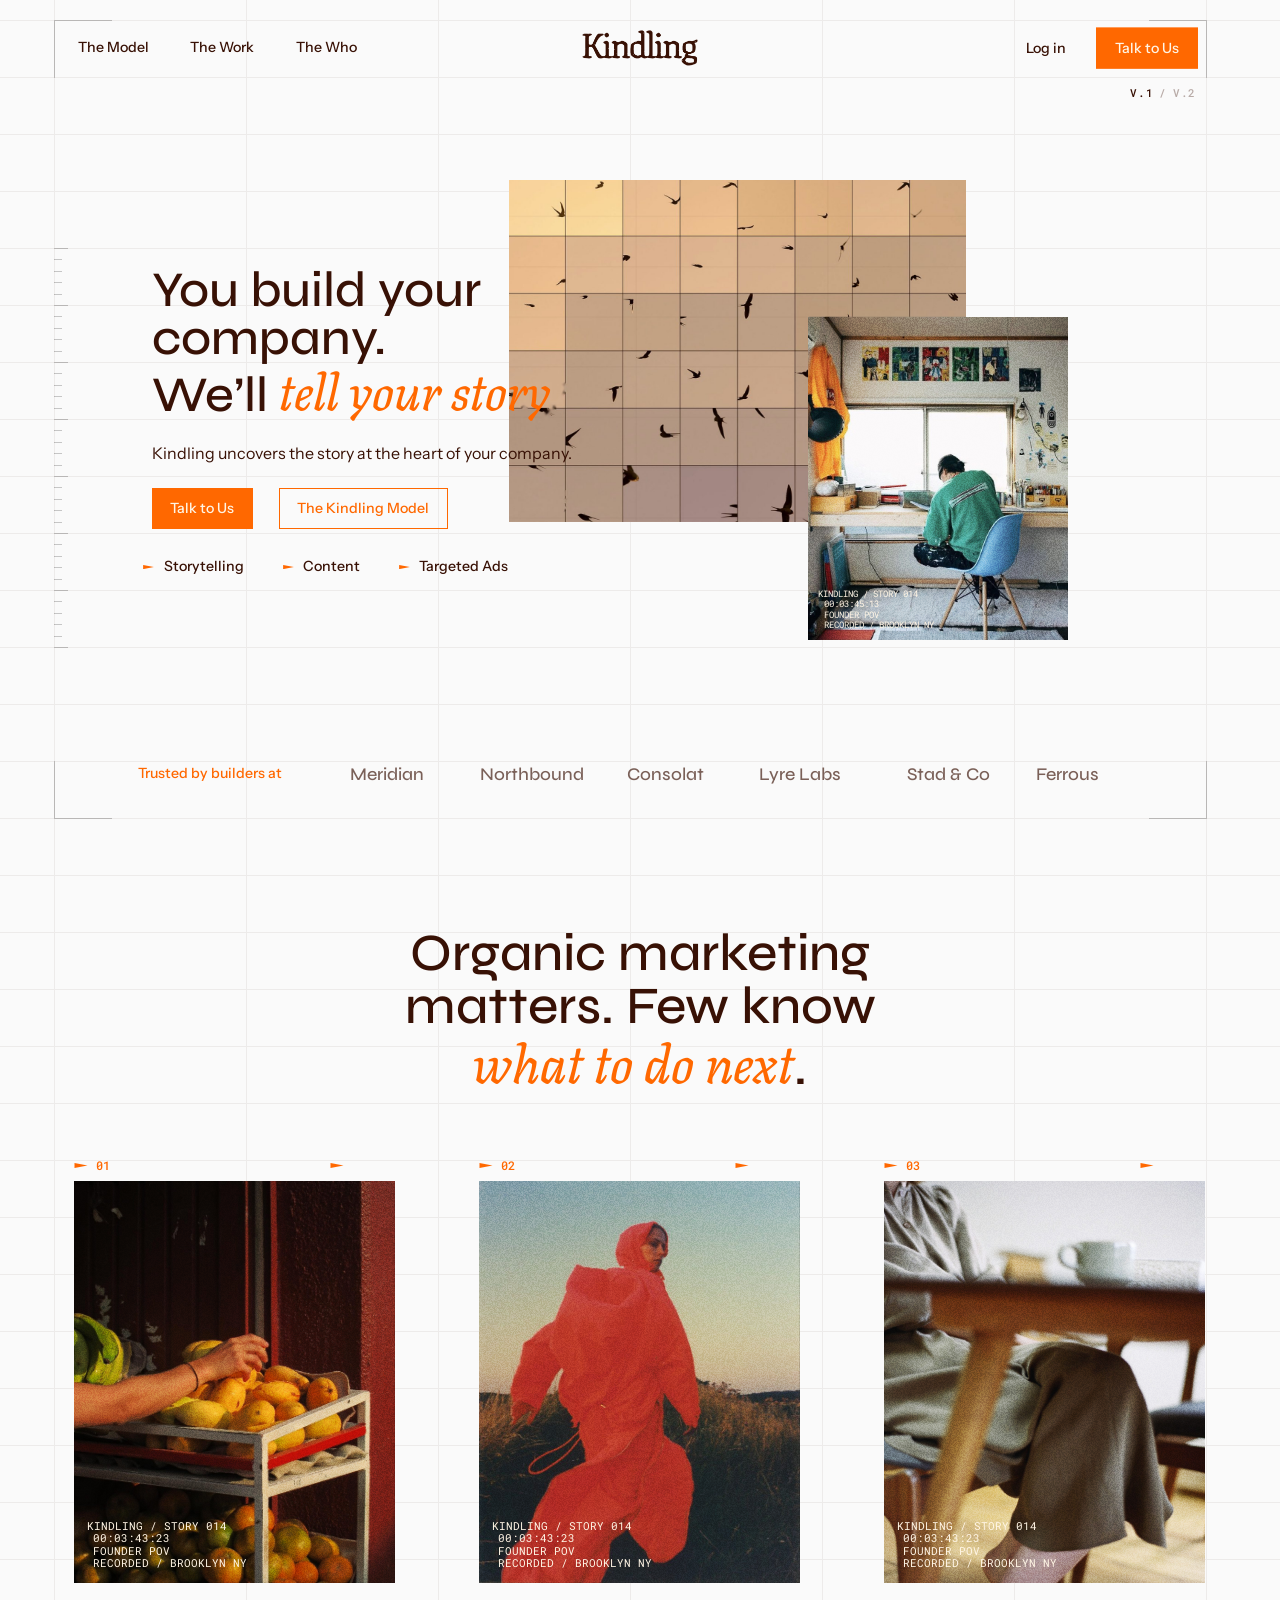
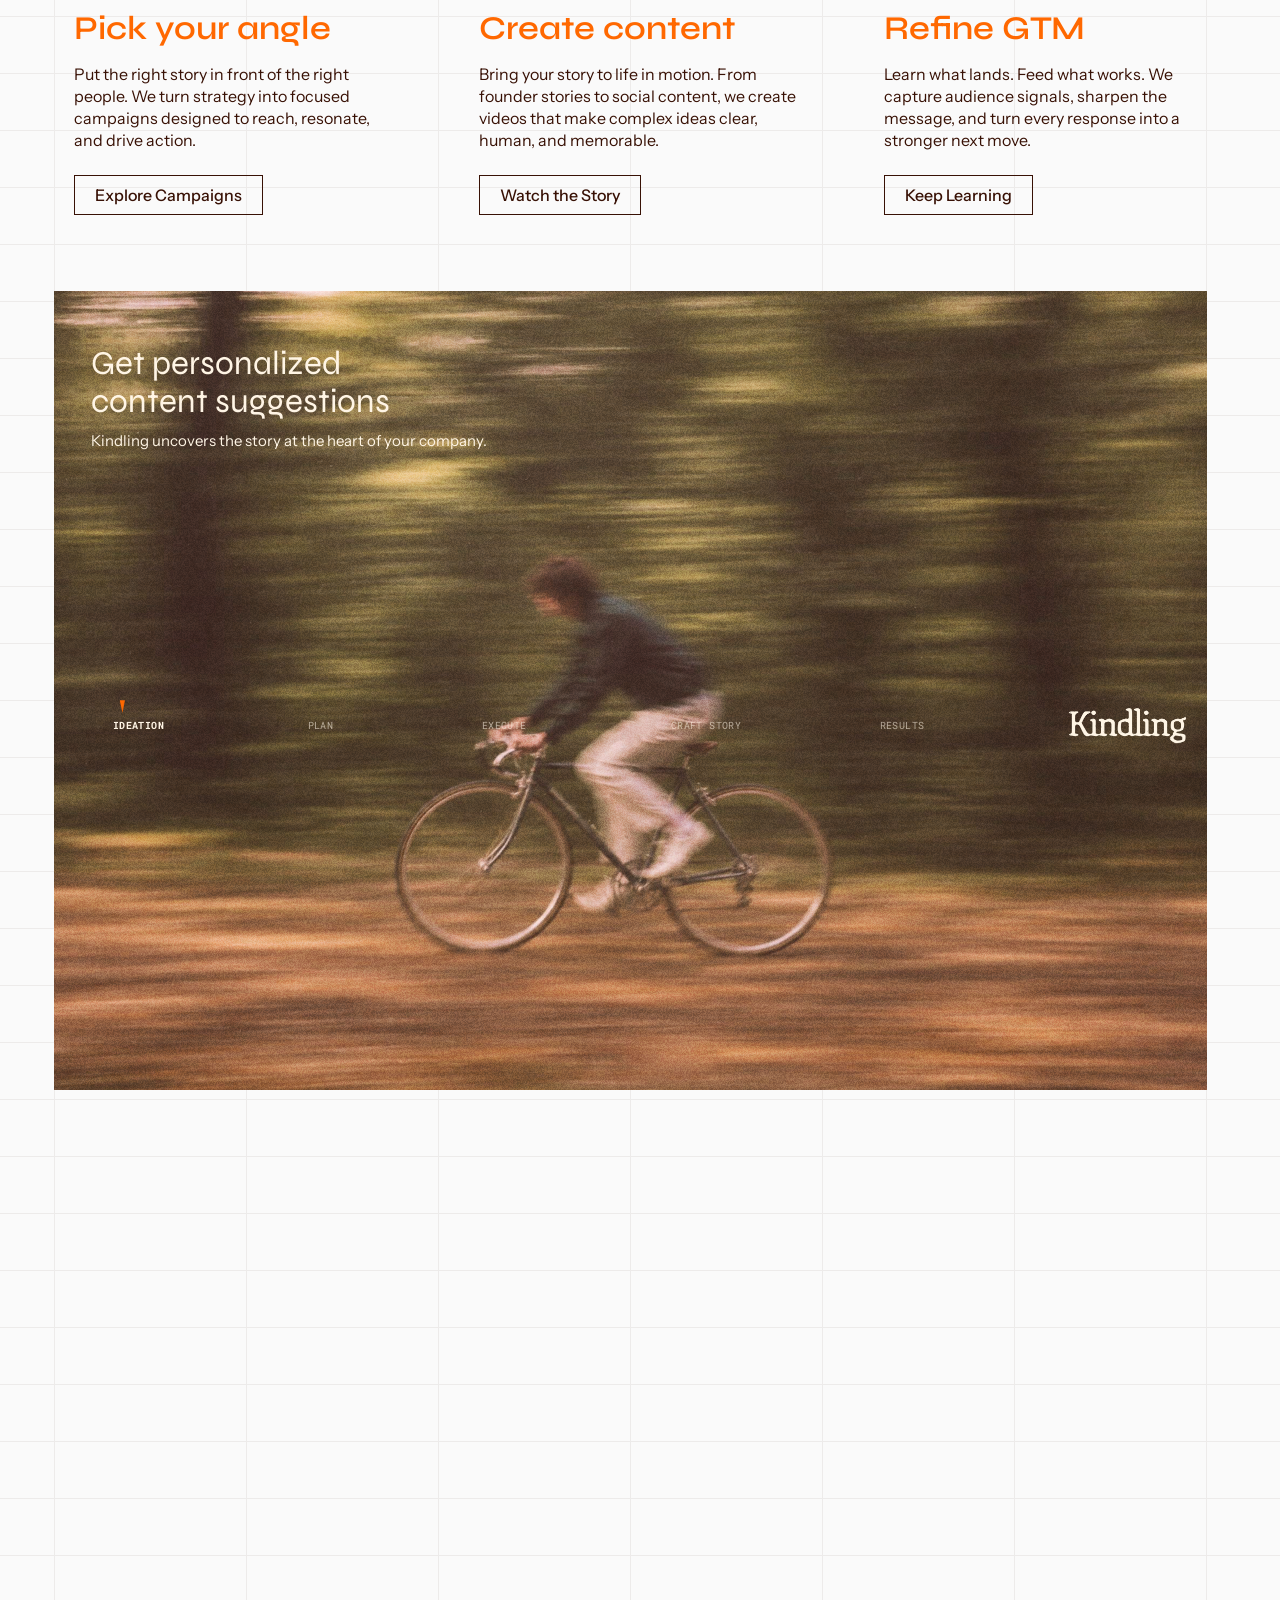
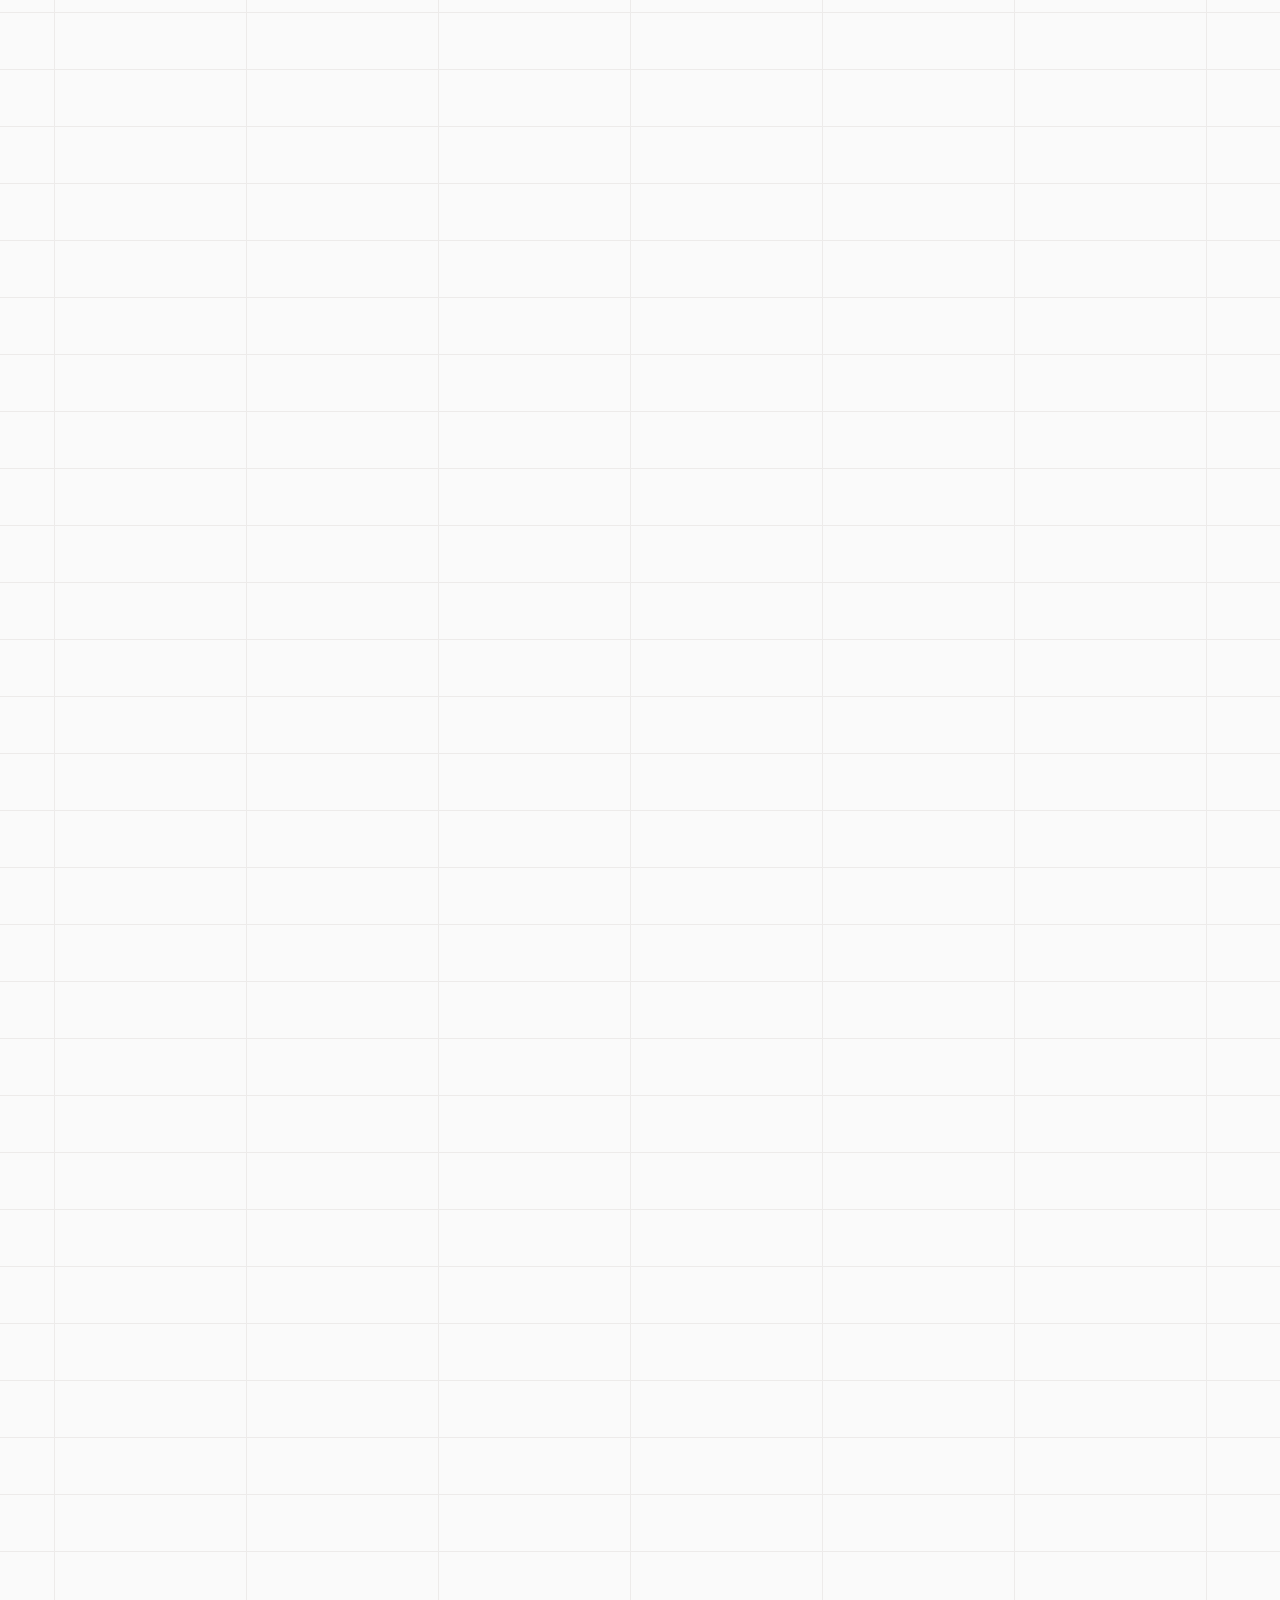
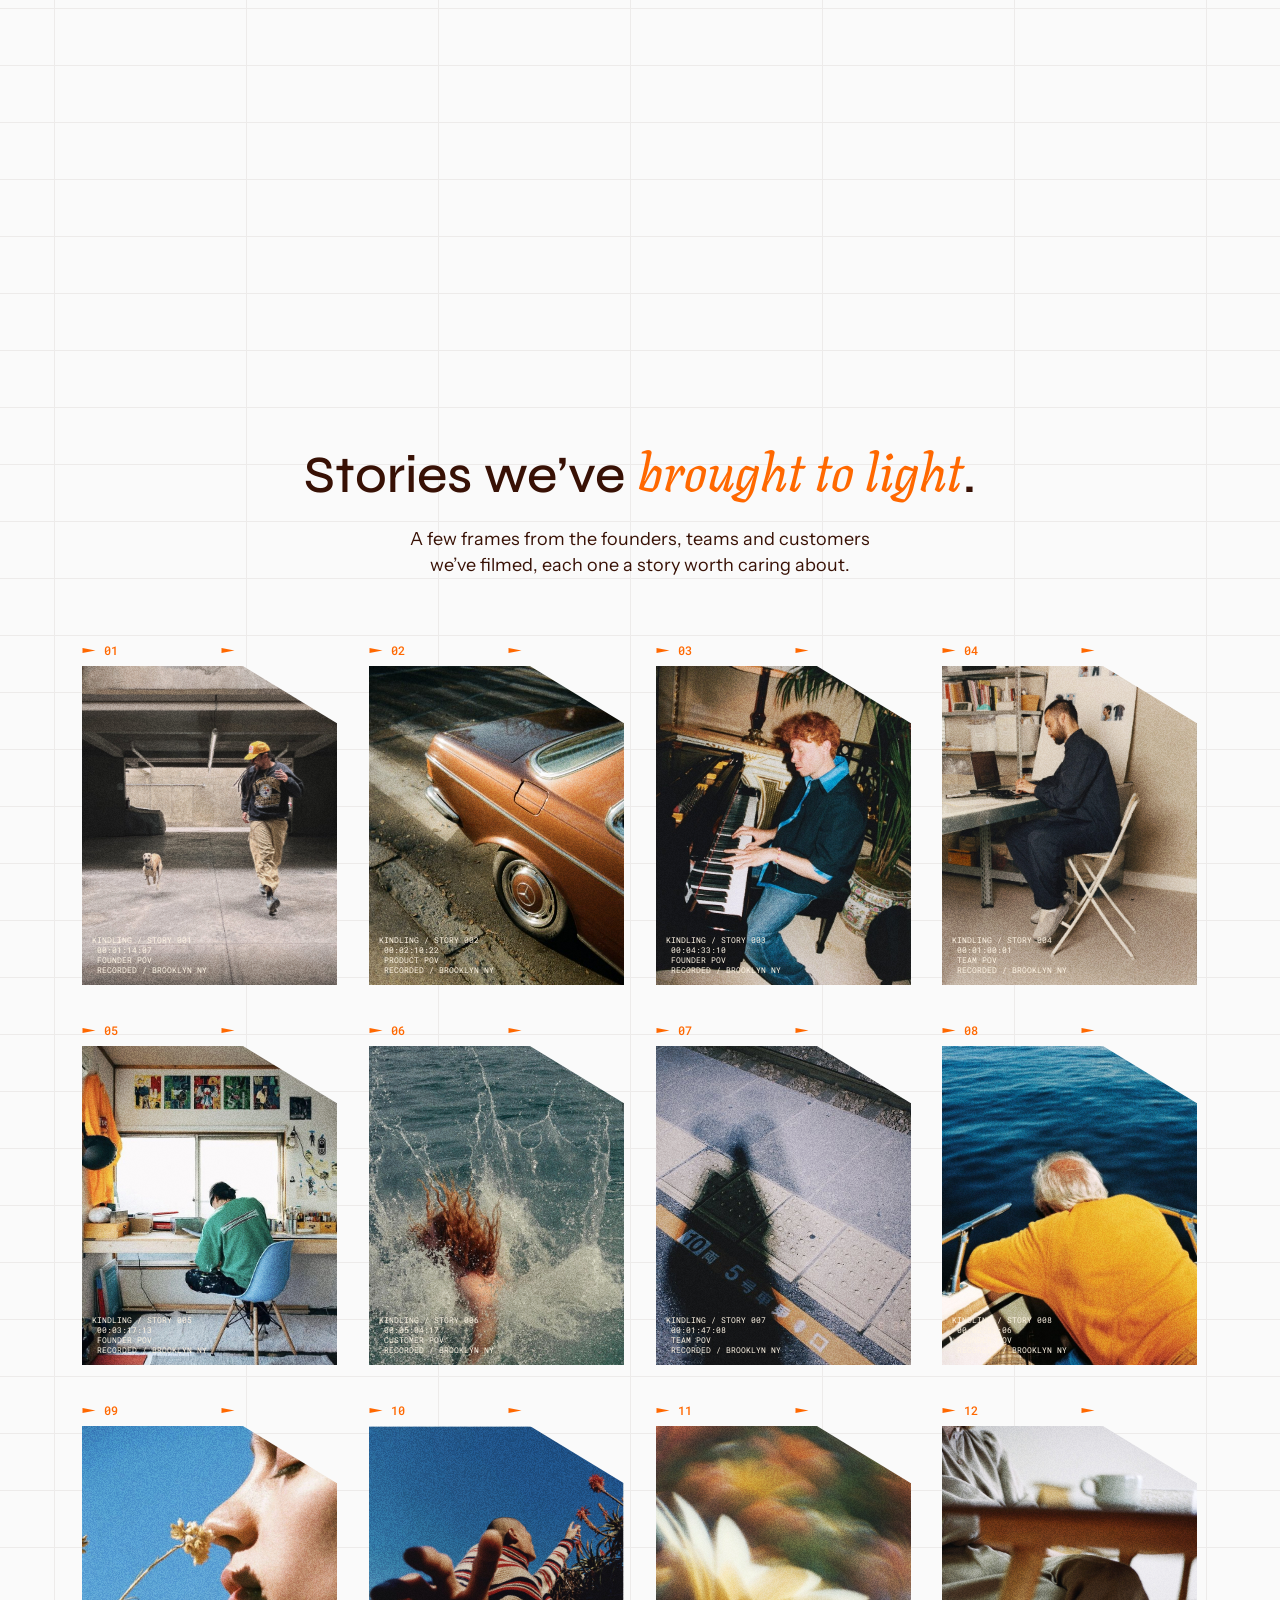
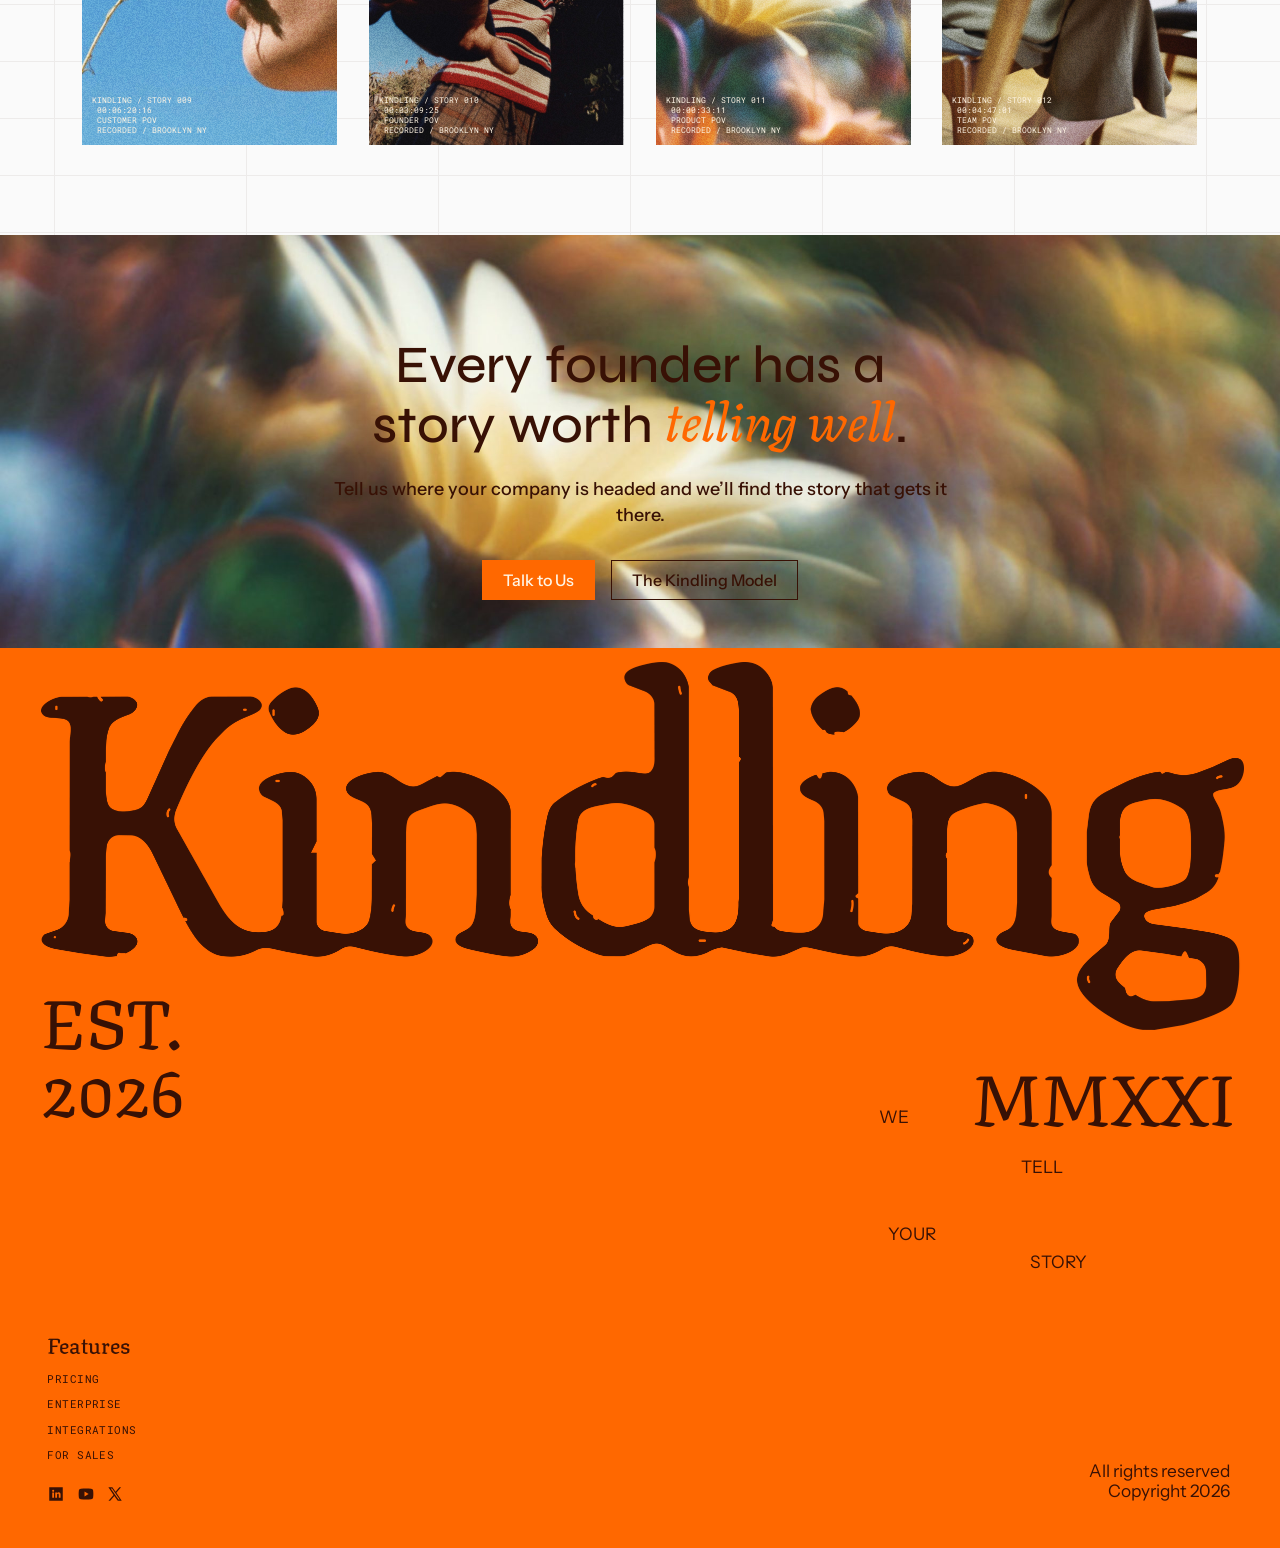
<file: site/index.html>
<!doctype html><html lang="en"><head><meta charset="utf-8"><title>Kindling</title><link rel="stylesheet" href="https://fonts.googleapis.com/css2?family=Syne:wght@400..800&family=Instrument+Sans:wght@400..700&family=Texturina:ital,wght@0,400..700;1,400..700&family=Roboto+Mono:wght@400;500;700&display=swap"><meta name=viewport content="width=device-width,initial-scale=1,viewport-fit=cover"><style>:root{color-scheme:light;box-sizing:border-box;padding-top:env(safe-area-inset-top,0px);padding-bottom:env(safe-area-inset-bottom,0px)}html{scroll-padding-top:env(safe-area-inset-top,0px)}body{margin:0;padding:0;font:14px -apple-system,BlinkMacSystemFont,sans-serif;background:#faf9f5;color:#141413}img{max-width:100%}[hidden]:not([hidden=until-found i]){display:none!important}</style></head><body>
<style>
:root{
  --paper:#FAFAFA; --ink:#381105; --ink-2:#7A6058; --ink-3:#B8ABA7;
  --orange:#FF6800; --cream:#FFF5E5; --olive:#D4C284; --amber:#FF9E37; --hairline:#EDEBEA;
  --font-display:"Syne","Instrument Sans",system-ui,sans-serif;
  --font-sans:"Instrument Sans",system-ui,sans-serif;
  --font-serif:"Texturina",Georgia,serif;
  --font-mono:"Roboto Mono",ui-monospace,monospace;
  --space-2:8px; --space-3:12px; --space-4:16px; --space-5:24px; --space-6:32px; --space-7:48px; --space-8:64px; --space-9:96px;
}
*{box-sizing:border-box}
html{scroll-behavior:smooth}
body{margin:0;background:var(--paper);color:var(--ink);font-family:var(--font-sans);font-size:16px;line-height:22px;-webkit-font-smoothing:antialiased}
img{display:block;max-width:100%}
a{color:inherit}
:focus-visible{outline:2px solid var(--ink);outline-offset:2px}
.on-dark :focus-visible{outline-color:var(--cream)}
@media (prefers-reduced-motion:reduce){html{scroll-behavior:auto}*{transition:none!important}}

/* ---------- page + grid ground ---------- */
.page{position:relative;overflow:clip}
/* the grid scrolls with the page. Rows are 57px starting at --gy, placed so the top nav sits
   centred in the first row; columns are --gw wide starting at --gx (all set from JS in whole
   pixels) so the viewfinder frame and ruler can sit exactly on its lines. */
.page::before,.page::after{content:"";position:absolute;inset:0;pointer-events:none;z-index:0;
  background-size:var(--gw,15%) 100%,100% 57px;
  background-position:var(--gx,5%) 0,0 var(--gy,44px)}
.page::before{
  background-image:
    linear-gradient(to right,var(--hairline) 1px,transparent 1px),
    linear-gradient(to bottom,var(--hairline) 1px,transparent 1px)}
.page::after{opacity:0;transition:opacity .6s var(--e,ease);
  background-image:
    linear-gradient(to right,var(--ink-3) 1px,transparent 1px),
    linear-gradient(to bottom,var(--ink-3) 1px,transparent 1px);
  -webkit-mask-image:radial-gradient(circle 240px at var(--mx,-999px) var(--my,-999px),#000 0,rgba(0,0,0,.35) 45%,transparent 100%);
          mask-image:radial-gradient(circle 240px at var(--mx,-999px) var(--my,-999px),#000 0,rgba(0,0,0,.35) 45%,transparent 100%)}
.page.lit::after{opacity:.55}
.page>*{position:relative;z-index:1}
.wrap{width:90%;margin-inline:auto}

/* ---------- shared bits ---------- */
.chev{width:14px;height:5px;fill:var(--orange);flex:none;display:inline-block}
.acc{font-family:var(--font-serif);font-style:italic;font-weight:500;color:var(--orange)}
.mono{font-family:var(--font-mono);font-size:12px;line-height:16px;font-weight:500;letter-spacing:.04em;text-transform:uppercase}
.btn{display:inline-block;font:500 16px/20px var(--font-sans);padding:9px 20px;border:1px solid transparent;background:transparent;color:var(--ink);text-decoration:none;cursor:pointer;white-space:nowrap;transition:background-color .15s,color .15s,border-color .15s}
.btn-primary{background:var(--orange);border-color:var(--orange);color:var(--cream)}
.btn-primary:hover{background:var(--ink);border-color:var(--ink)}
.btn-outline{border-color:var(--orange);color:var(--orange)}
.btn-outline:hover{background:var(--orange);color:var(--cream)}
.btn-ink{border-color:var(--ink);color:var(--ink)}
.btn-ink:hover{background:var(--ink);color:var(--paper)}
.link{font:500 16px/20px var(--font-sans);text-decoration:none;color:var(--ink)}
.hero .nav-links .link,.hero .nav-end .link{transition:color .2s}
.hero .nav-links .link:hover,.hero .nav-end .link:hover{color:var(--olive)}

/* photo frame */
.frame{margin:0;container-type:inline-size}
.mk{display:flex;align-items:center;gap:8px;height:16px;margin-bottom:8px;color:var(--orange);padding-right:var(--mk-end,16%)}
.mk .sp{flex:1}
.media{position:relative;background:var(--olive);aspect-ratio:4/5;overflow:hidden}
.media img{width:100%;height:100%;object-fit:cover}
.frame.cut .media{clip-path:polygon(0 0,63% 0,100% 18%,100% 100%,0 100%)}
.frame.cut{--mk-end:40%}
.cap{position:absolute;left:4cqw;bottom:4cqw;display:flex;flex-direction:column;font:400 max(8px,3.3cqw)/1.18 var(--font-mono);text-transform:uppercase;color:var(--cream);white-space:nowrap}
.cap span+span{padding-left:.6em}

/* ---------- 1. hero ---------- */
.hero{padding-bottom:0}
.canvas{position:relative;container-type:inline-size;aspect-ratio:1296/967;width:90%;margin-inline:auto}
.canvas>*{position:absolute}
.nav-links{left:1.2%;top:5.6%;transform:translateY(-50%);display:flex;gap:3.6cqw}
.nav-links .link{font-size:max(13px,1.23cqw);line-height:1.5}
.brand{left:50%;top:5.6%;transform:translate(-50%,-50%);display:block}
.brand img{height:3.05cqw;width:auto}
.nav-end{right:1.6%;top:5.6%;transform:translateY(-50%);display:flex;align-items:center;gap:2.6cqw}
.nav-end .link,.nav-end .btn{font-size:max(13px,1.23cqw);line-height:1.6}
.nav-end .btn{padding:.7cqw 1.55cqw}
.stack{left:38.6%;top:20.9%;width:39.7%}
.stack .sw{width:100%;height:auto;aspect-ratio:1232/922;object-fit:cover}
.stack .desk{position:absolute;left:65.5%;top:40.2%;width:56.9%;container-type:inline-size}
.stack .desk .media{aspect-ratio:697/866}
/* v.2 hero: film viewfinder frame over an offset orange contact sheet */
.stack2{display:none}
.v2 .stack{display:none}
.v2 .stack2{display:block;left:47.6%;top:23.5%;width:47.9%;aspect-ratio:3/2}
.stack2 img{position:absolute;display:block;max-width:none}
.stack2 .cs{left:-2.46%;top:7.3%;width:97.8%;height:auto}
.stack2 .pool{inset:0;width:100%;height:100%;object-fit:cover;z-index:1}

/* intro: orange screen, the wordmark inks in, melts into the orange, then the page is revealed */
.intro-screen{display:none}
.intro{overflow:hidden}
.intro .intro-screen{display:flex;position:fixed;inset:0;z-index:100;align-items:center;justify-content:center;background:var(--orange);transition:opacity .7s var(--e)}
.intro .intro-screen.out{opacity:0}
.intro-mark{width:clamp(110px,11vw,170px);height:auto;overflow:visible}
.intro-hold .hero h1,.intro-hold .hero .lead,.intro-hold .hero .cta,.intro-hold .offers,.intro-hold .hero-bottom>*{animation-play-state:paused}

/* v.1 / v.2 switch for client review */
.vtog{position:fixed;z-index:67;top:calc(var(--gy,20px) + 57px + 10px);left:calc(var(--vx1,95%) - 10px);transform:translateX(-100%);display:flex;gap:6px;font:500 11px/1 var(--font-mono);letter-spacing:.06em;color:var(--ink-3)}
.vtog a{color:var(--ink-3);text-decoration:none;transition:color .2s}
.vtog a:hover,.vtog a[aria-current]{color:var(--ink)}
.hero h1{margin:0;left:7.6%;top:31%;font:500 4.32cqw/4.17cqw var(--font-display);white-space:nowrap;z-index:2}
.hero h1 .acc{font-size:4.32cqw}
.hero .lead{margin:0;left:7.6%;top:50.9%;font:400 max(14px,1.39cqw)/1.9 var(--font-sans);z-index:2;white-space:nowrap}
.hero .cta{left:7.6%;top:56.8%;display:flex;gap:2.2cqw;z-index:2}
.hero .cta .btn{font-size:max(13px,1.23cqw);line-height:1.6;padding:.7cqw 1.55cqw}
.offers{margin:0;padding:0;list-style:none;left:6.9%;top:64.7%;display:flex;gap:3.4cqw;z-index:2}
.offers li{display:flex;align-items:center;gap:.8cqw;font:500 max(13px,1.23cqw)/1.5 var(--font-sans);white-space:nowrap}
.offers .chev{width:max(11px,.95cqw);height:max(4px,.36cqw)}
.hero-bottom{display:contents}
.trusted,.tn{position:absolute}
.trusted{left:6.4%;top:90%;transform:translateY(-50%);font:500 max(13px,1.23cqw)/1.5 var(--font-sans);color:var(--orange);white-space:nowrap}
.tn{transform:translateY(-50%);top:90%;font:500 max(14px,1.55cqw)/1.5 var(--font-display);color:var(--ink-2);white-space:nowrap}

/* ---------- 2. stories ---------- */
.stories{padding:66px 0 0}
.stories h2{margin:0 auto;text-align:center;font:500 clamp(34px,4.1vw,60px)/1.02 var(--font-display);text-wrap:balance}
.stories h2 .acc{font-size:1em}
.work-head{text-align:center;margin-bottom:clamp(40px,5vw,72px)}
.work-head h2{margin:0 auto;font:500 clamp(34px,4.1vw,60px)/1.02 var(--font-display);text-wrap:balance}
.work-head h2 .acc{font-size:1em}
.work-head .lead{margin:var(--space-5) auto 0;font:400 18px/26px var(--font-sans);max-width:34em;text-wrap:balance}
.cards{display:grid;grid-template-columns:repeat(3,1fr);column-gap:7.4%;padding-inline:.9%;margin-top:clamp(40px,5vw,72px)}
.card{display:flex;flex-direction:column;align-items:flex-start;gap:16px}
.card .frame{width:100%}
.card h3{margin:12px 0 0;font:600 clamp(26px,2.6vw,38px)/1.08 var(--font-display);color:var(--orange)}
.card p{margin:0;font:400 16px/22px var(--font-sans);max-width:34ch}
.card .btn{margin-top:8px}

/* ---------- 3. stage ---------- */
/* while pinned, the bike frame fills exactly the viewfinder brackets (--vx0/--vx1/--vy0/--vyb come from JS) */
.stage-pin{margin-top:clamp(56px,6vw,88px);height:calc(var(--vyb,100vh) - var(--vy0,0px) + 5*55vh)}
.stage{position:sticky;top:var(--vy0,0px);margin:0 0 0 var(--vx0,2.75%);width:calc(var(--vx1,97.25%) - var(--vx0,2.75%) + 1px);height:calc(var(--vyb,100vh) - var(--vy0,0px) + 1px);overflow:hidden;container-type:inline-size;background:#3d3a22 url(img/stage.jpg) center/cover no-repeat;color:var(--cream)}
.stage .top{position:absolute;left:3.2%;top:6.8%}
.stage h2{position:static;margin:0;font:400 2.9cqw/1.13 var(--font-display);max-width:42cqw;text-wrap:balance}
.stage .sub{margin:.8cqw 0 0;font:400 1.3cqw/1.5 var(--font-sans)}
.rail{position:absolute;left:0;right:0;top:54.4%;transform:translateY(-50%)}
.rail span{position:absolute;transform:translateY(-50%);font:500 max(9px,.85cqw)/1 var(--font-mono);letter-spacing:.04em;text-transform:uppercase;white-space:nowrap}
.rail img{position:absolute;left:88%;transform:translateY(-50%);height:3.1cqw;width:auto}

/* ---------- 4. grid ---------- */
.work{padding:clamp(56px,6vw,88px) 0 clamp(64px,7vw,104px)}
.mosaic{display:grid;grid-template-columns:repeat(4,1fr);gap:clamp(28px,2.9vw,40px) 2.8%;padding-inline:1.6%}

/* ---------- 5. closing + footer ---------- */
/* flower photo, untouched, cropped to the band; ink type reads over the bright daisy */
.closing{color:var(--ink);padding:clamp(64px,8vw,112px) 0 var(--space-7);
  background:#6b5a3c url(img/closing-flowers.jpg) 42% 48%/cover no-repeat}
.page>.closing{z-index:1}
.closing .in{width:90%;margin-inline:auto}
.closing h2{margin:0 auto;text-align:center;font:500 clamp(34px,4.1vw,60px)/1.02 var(--font-display);text-wrap:balance;max-width:16em}
.closing h2 .acc{font-size:1em;color:var(--orange)}
.closing p{margin:var(--space-5) auto 0;text-align:center;font:400 18px/26px var(--font-sans);max-width:36em;color:var(--ink);font-weight:500}
.closing .cta{display:flex;justify-content:center;gap:16px;margin-top:var(--space-6);flex-wrap:wrap}
.closing .btn-outline{border-color:var(--ink);color:var(--ink)}
.closing .btn-outline:hover{background:var(--ink);color:var(--cream)}

/* ---------- 6. footer: fills exactly one screen at any size ---------- */
.site-foot{background:var(--orange);color:var(--ink)}
/* --u is 1% of the width, reined in on short, wide screens so nothing collides;
   --fw is the wordmark width (image is 0.306 as tall as wide) */
.fc{position:relative;height:100vh;height:100svh;container-type:size;--u:min(1cqw,1.57cqh);--fw:min(94cqw,150cqh);--below:calc(1.6cqh + .306*var(--fw) + 3cqh)}
.fc>*{position:absolute;margin:0}
.fw{left:3.2cqw;top:1.6cqh;width:var(--fw);height:auto}
.est,.roman{font-family:var(--font-serif);font-weight:500;line-height:.98}
.est{left:3.2cqw;top:calc(1.6cqh + .245*var(--fw) + 3cqh);font-size:calc(5.4*var(--u))}
.roman{right:3.6cqw;top:var(--below);font-size:calc(5.6*var(--u));letter-spacing:-.01em}
.scatter{left:0;right:0;top:var(--below);bottom:0;pointer-events:none}
.scatter span{position:absolute;font:400 max(12px,calc(1.35*var(--u)))/1 var(--font-sans);text-transform:uppercase}
.fnav{left:3.7cqw;bottom:5cqh;display:flex;flex-direction:column;align-items:flex-start;gap:max(8px,calc(.95*var(--u)))}
.fh{margin:0 0 max(4px,calc(.2*var(--u)));font:500 max(18px,calc(1.7*var(--u)))/1 var(--font-serif)}
.fnav>a{font:400 max(11px,calc(.66*var(--u)))/1.2 var(--font-mono);letter-spacing:.04em;text-transform:uppercase;color:var(--ink);text-decoration:none;transition:color .2s}
.fnav>a:hover{color:var(--cream)}
.social{display:flex;gap:max(10px,calc(.9*var(--u)));margin-top:max(8px,calc(.9*var(--u)))}
.social a{display:block;color:var(--ink);transition:color .2s}
.social a:hover{color:var(--cream)}
.social svg{display:block;width:max(18px,calc(1.25*var(--u)));height:max(18px,calc(1.25*var(--u)));fill:currentColor}
.legal{right:3.9cqw;bottom:5.2cqh;text-align:right;font:400 max(13px,calc(1.35*var(--u)))/1.15 var(--font-sans)}
.site-foot :focus-visible{outline-color:var(--ink)}

/* ---------- narrower than a desktop frame ---------- */
@media (max-width:900px){
  .canvas{aspect-ratio:auto;container-type:normal;width:auto;margin-inline:16px;padding-top:20px;display:flex;flex-direction:column;gap:24px}
  .canvas>*{position:static;transform:none!important}
  .navrow{display:flex;flex-direction:column;align-items:center;gap:16px}
  .br-none{}
  br.d{display:none}
  .brand{order:-1;align-self:center}.brand img{height:40px}
  .nav-links{gap:24px;justify-content:center;flex-wrap:wrap}
  .nav-links .link,.nav-end .link,.nav-end .btn,.hero .cta .btn,.offers li{font-size:16px;line-height:20px}
  .nav-end{gap:20px;justify-content:center}
  .nav-end .btn{padding:9px 20px}
  .hero h1{font-size:clamp(38px,9.5vw,60px);line-height:1.05;white-space:normal;margin-top:8px}
  .hero h1 .acc{font-size:1em}
  .hero .lead{font-size:18px;line-height:26px;white-space:normal}
  .hero .cta{flex-wrap:wrap;gap:16px}
  .hero .cta .btn{padding:9px 20px}
  .offers{flex-wrap:wrap;gap:16px 32px}
  .offers .chev{width:14px;height:5px}
  .stack{position:relative!important;left:auto;top:auto;width:82%;margin:8px 0 22%}
  .stack{order:5}
  .v2 .stack2{position:relative!important;left:auto;top:auto;width:calc(100% - 12px);margin:8px 0 12% 12px;order:5}
  .vtog{top:10px;left:auto;right:16px;transform:none}
  .hero-bottom{order:6;display:flex;flex-wrap:wrap;gap:8px 32px;align-items:baseline;padding-bottom:48px}
  .trusted{position:static;font-size:16px;line-height:22px;white-space:normal;width:100%}
  .tn{position:static;font-size:20px;line-height:24px}
  .cards{grid-template-columns:1fr;row-gap:56px;padding-inline:0}
  .card p{max-width:none}
  .stage-pin{height:auto;margin-top:clamp(56px,6vw,88px)}
  .stage{position:relative;top:auto;height:auto;margin:0 auto;aspect-ratio:auto;min-height:560px;width:calc(100% - 32px);background-position:38% 50%;display:flex;flex-direction:column;justify-content:space-between;padding:28px 20px 28px}
  .stage h2,.stage .sub{position:static}
  .stage h2{font-size:clamp(28px,8vw,40px);max-width:none}
  .stage .sub{font-size:16px;margin-top:12px}
  .stage .top{position:static}
  .rail{position:static;transform:none;display:flex;flex-wrap:wrap;gap:8px 16px;align-items:center}
  .rail span,.rail img{position:static;transform:none;font-size:11px}
  .rail img{height:28px;margin-left:auto}
  .mosaic{grid-template-columns:repeat(2,1fr);gap:24px 16px;padding-inline:0}
  .fc{height:auto;min-height:100vh;min-height:100svh;container-type:inline-size;display:flex;flex-direction:column;justify-content:space-between;gap:28px;padding:28px 16px 32px}
  .fc>*{position:static}
  .fw{width:100%}
  .est{font-size:40px}
  .roman{align-self:flex-end;font-size:40px}
  .scatter{display:flex;gap:10px;flex-wrap:wrap}.scatter span{position:static}
  .legal{align-self:flex-end}
}
@media (max-width:520px){.mosaic .mk .mono{font-size:11px}}

/* ============ viewfinder motion ============ */
:root{--e:cubic-bezier(.2,.7,.2,1)}
@keyframes drift{from{transform:scale(1.03) translate(0,0)}to{transform:scale(1.1) translate(-1.6%,-1%)}}
@keyframes grain{0%{background-position:0 0}25%{background-position:-37px 21px}50%{background-position:19px -33px}75%{background-position:-22px -14px}100%{background-position:31px 27px}}

/* persistent viewfinder frame, fixed to the browser window */
.viewfinder{position:fixed;inset:0;z-index:65;pointer-events:none;mix-blend-mode:difference;opacity:.38}
.vf-brk{position:absolute;width:58px;height:58px;border:0 solid #8a8a8a}
.vf-brk.tl{left:var(--vx0,18px);top:var(--vy0,18px);border-top-width:1px;border-left-width:1px}
.vf-brk.tr{left:calc(var(--vx1,100%) - 57px);top:var(--vy0,18px);border-top-width:1px;border-right-width:1px}
.vf-brk.bl{left:var(--vx0,18px);top:calc(var(--vyb,100%) - 57px);border-bottom-width:1px;border-left-width:1px}
.vf-brk.br{left:calc(var(--vx1,100%) - 57px);top:calc(var(--vyb,100%) - 57px);border-bottom-width:1px;border-right-width:1px}
.vf-ticks{position:absolute;left:var(--vx0,18px);top:var(--vt0,28%);height:calc(var(--vt1,72%) - var(--vt0,28%) + 1px);width:14px}
.vf-ticks::before,.vf-ticks::after{content:"";position:absolute;left:0;top:0;bottom:0}
.vf-ticks::before,.vf-ticks::after{background-size:100% 57px;background-position:0 var(--tko,0px)}
.vf-ticks::before{width:8px;background-image:linear-gradient(to bottom,#8a8a8a 0 1px,transparent 1px 11.4px,#8a8a8a 11.4px 12.4px,transparent 12.4px 22.8px,#8a8a8a 22.8px 23.8px,transparent 23.8px 34.2px,#8a8a8a 34.2px 35.2px,transparent 35.2px 45.6px,#8a8a8a 45.6px 46.6px,transparent 46.6px)}
.vf-ticks::after{width:14px;background-image:linear-gradient(to bottom,#8a8a8a 0 1px,transparent 1px)}
@media (max-width:900px){.viewfinder{display:none}}

/* section rail: once the top bar scrolls away, the nav lives beside the ruler (motion driven from JS) */
.rail-nav{position:fixed;left:18px;top:28%;bottom:28%;width:44px;z-index:66;display:none}
.docked .rail-nav{display:block}
.rail-nav.open{width:280px}
.rail-nav a{position:absolute;left:30px;top:calc(12.5% + var(--i)*25%);font:500 15px/1.33 var(--font-sans);color:var(--ink);text-decoration:none;white-space:nowrap;opacity:0;transition:color .35s var(--e)}
.rail-nav a.on-dark{color:var(--orange)}
.rail-nav a:focus-visible{outline-offset:4px}
@media (max-width:900px){.rail-nav{display:none}}

.media::after,.stage::after{content:"";position:absolute;inset:0;background:var(--grain,none);background-size:128px 128px;opacity:.13;mix-blend-mode:overlay;pointer-events:none;z-index:1}
.media.live::after,.stage.live::after{animation:grain .45s steps(1) infinite}
.cap{z-index:2}

/* hero */
.gate{overflow:hidden}
.gate .sw{transform-origin:40% 50%;animation:drift 24s ease-in-out infinite alternate}
/* hero text settles into place on load, one line after another */
@keyframes rise{from{opacity:0;translate:0 14px}}
.hero h1,.hero .lead,.hero .cta,.offers,.hero-bottom>*{animation:rise .9s var(--e) backwards}
.hero h1{animation-delay:.1s}.hero .lead{animation-delay:.22s}.hero .cta{animation-delay:.34s}.offers{animation-delay:.46s}.hero-bottom>*{animation-delay:.6s}

/* stage */
.stage{background:#3d3a22}
.stage .bg{position:absolute;inset:-4%;background:url(img/stage.jpg) center/cover no-repeat;animation:drift 28s ease-in-out infinite alternate;will-change:transform}
.stage .top,.stage .rail{z-index:2}
@media (max-width:900px){.stage .bg{background-position:38% 50%}}
.rail span{opacity:.6;font-weight:400;transition:opacity .35s var(--e)}
.rail span.on{opacity:1;font-weight:700}
.rail .ph{position:absolute;left:5.1%;top:-1.9cqw;width:1.1cqw;height:.45cqw;margin-left:.3cqw;background:var(--orange);clip-path:polygon(0 0,100% 50%,0 100%);transform:rotate(90deg);transition:left .7s var(--e)}

/* stories heading fades up when it scrolls into view */
.stories h2.arm,.work-head.arm{opacity:0;transform:translateY(18px)}
.stories h2.arm.go,.work-head.arm.go{opacity:1;transform:none;transition:opacity 1.2s var(--e),transform 1.2s var(--e)}

/* contact sheet */
.mosaic{position:relative}
.mosaic .media img,.cards .media img{transition:filter .9s var(--e) var(--d,0s),transform 1.1s var(--e) var(--d,0s)}
.mosaic.arm .media img{filter:brightness(2.3) contrast(.45) saturate(0);transform:scale(1.07)}
.mosaic.arm.go .media img{filter:none;transform:none}
.cards.arm .media img{filter:blur(9px) brightness(1.12);transform:scale(1.05)}
.cards.arm.go .media img{filter:none;transform:none}
.cards .card:nth-child(2) .media img{--d:.12s}.cards .card:nth-child(3) .media img{--d:.24s}
@media (hover:hover){
  /* dimmed photos sink into the olive behind them (.media is olive), so the grid stays in palette */
  .mosaic .media img{transition:opacity .3s var(--e),filter .9s var(--e) var(--d,0s),transform 1.1s var(--e) var(--d,0s)}
  .mosaic .mk{transition:opacity .3s var(--e)}
  .mosaic:has(.media:hover) .frame:not(:has(.media:hover)) .media img{opacity:.35}
  .mosaic:has(.media:hover) .frame:not(:has(.media:hover)) .mk{opacity:.55}
}

@media (max-width:900px){.rail .ph{display:none}}
@media (prefers-reduced-motion:reduce){
  *,*::before,*::after{animation:none!important}
  .mosaic.arm .media img,.cards.arm .media img{filter:none;transform:none}
}
</style>
<script>if(/[?&]v=2(&|$)/.test(location.search))document.documentElement.classList.add('v2')</script>
<div class="intro-screen" aria-hidden="true">
  <svg class="intro-mark" viewBox="0 0 2400 734">
    <defs><filter id="intro-ink" x="-10%" y="-30%" width="120%" height="190%" color-interpolation-filters="sRGB">
      <feGaussianBlur in="SourceAlpha" stdDeviation="29" result="b"/>
      <feOffset in="b" dy="0" result="o"/>
      <feColorMatrix in="o" type="matrix" values="1 0 0 0 0  0 1 0 0 0  0 0 1 0 0  0 0 0 200 -199.5" result="g"/>
      <feFlood flood-color="#381105"/>
      <feComposite in2="g" operator="in"/>
    </filter></defs>
    <image href="img/wordmark-ink.png" width="2400" height="734" filter="url(#intro-ink)"/>
  </svg>
</div>
<script>
/* Intro, about 3s. Same ink technique as the Kindling reference: the mark's alpha is blurred, then a hard
   threshold sweeps down so it arrives as broken cores, bleeds fat, and resolves to the crisp artwork
   (f = 0 makes the filter a no-op). Then it runs back up with a downward drag so the mark melts into
   the orange, and the orange lifts off the page. Skipped for reduced motion and when switching v.1/v.2. */
(function(){
  var de=document.documentElement, skip=false;
  try{ skip=sessionStorage.getItem('kindling-skip-intro')==='1'; sessionStorage.removeItem('kindling-skip-intro') }catch(e){}
  if(skip || matchMedia('(prefers-reduced-motion: reduce)').matches) return;
  de.classList.add('intro','intro-hold');
  var scr=document.querySelector('.intro-screen'), f=scr.querySelector('filter');
  var blur=f.querySelector('feGaussianBlur'), off=f.querySelector('feOffset'), mat=f.querySelector('feColorMatrix');
  var BLUR=2400*.012, SLOPE=200, T_FAT=.21, INK=1500, MELT=850, LIFT=2250, END=2950;
  var c01=function(p){return p<0?0:p>1?1:p}, outC=function(p){return 1-Math.pow(1-p,3)}, inC=function(p){return p*p*p};
  var smooth=function(p){return p*p*p*(p*(p*6-15)+10)};
  var M=function(t,k){var sl=1+(SLOPE-1)*k, of=(.5-SLOPE*t)*k; return '1 0 0 0 0  0 1 0 0 0  0 0 1 0 0  0 0 0 '+sl+' '+of};
  var last='';
  function set(sx,sy,dy,m){ var key=sx.toFixed(1)+sy.toFixed(1)+dy.toFixed(1)+m; if(key===last) return; last=key;
    blur.setAttribute('stdDeviation',sx.toFixed(1)+' '+sy.toFixed(1)); off.setAttribute('dy',dy.toFixed(1)); mat.setAttribute('values',m) }
  var t0=0, lifted=false;
  function frame(now){
    if(!t0) t0=now; var ms=now-t0;
    if(ms<INK){                                   // ink in: threshold sweep overlaps the blur resolving
      var p=ms/INK, t=1+(T_FAT-1)*outC(c01(p/.7)), k=1-smooth(c01((p-.3)/.7));
      set(BLUR*k,BLUR*k,0,M(t,k));
    } else {                                      // melt: bleed and drag down while the threshold climbs away
      var q=c01((ms-INK)/MELT), e=inC(q), k2=smooth(c01(q*2.2)), t2=T_FAT+(1.05-T_FAT)*e;
      set(BLUR*k2*(1+e),BLUR*k2*(1+5*e),734*.22*e,M(t2,k2));
    }
    if(ms>=LIFT && !lifted){ lifted=true; scr.classList.add('out'); de.classList.remove('intro-hold') }
    if(ms<END) requestAnimationFrame(frame);
    else { de.classList.remove('intro'); scr.remove(); dispatchEvent(new Event('resize')) }
  }
  var started=false; function go(){ if(started) return; started=true; requestAnimationFrame(frame) }
  var img=new Image(); img.onload=img.onerror=go; img.src='img/wordmark-ink.png';
  setTimeout(go,900);   // never wait long on a slow network
})();
</script>
<nav class="vtog" aria-label="Page version"><a href="?v=1">V.1</a><span aria-hidden="true">/</span><a href="?v=2">V.2</a></nav>
<script>(function(){var v2=document.documentElement.classList.contains('v2'),a=document.querySelectorAll('.vtog a');a[v2?1:0].setAttribute('aria-current','page');[].forEach.call(a,function(l){l.addEventListener('click',function(){try{sessionStorage.setItem('kindling-skip-intro','1')}catch(e){}})})})()</script>
<svg width="0" height="0" style="position:absolute" aria-hidden="true"><symbol id="chev" viewBox="0 0 26 10"><polygon points="0,0 26,5 0,10"/></symbol></svg>
<div class="viewfinder" aria-hidden="true">
  <i class="vf-brk tl"></i><i class="vf-brk tr"></i><i class="vf-brk bl"></i><i class="vf-brk br"></i>
  <span class="vf-ticks"></span>
</div>
<nav class="rail-nav" aria-label="Sections">
  <a href="#model" style="--i:0">The Model</a>
  <a href="#work" style="--i:1">The Work</a>
  <a href="#who" style="--i:2">The Who</a>
  <a href="#login" style="--i:3">Log in</a>
</nav>
<div class="page">

<header class="hero" id="top">
  <div class="canvas">
    <nav class="nav-links" aria-label="Primary"><a class="link" href="#model">The Model</a><a class="link" href="#work">The Work</a><a class="link" href="#who">The Who</a></nav>
    <a class="brand" href="#top" aria-label="Kindling home"><img src="img/logo-ink.png" alt="Kindling"></a>
    <div class="nav-end"><a class="link" href="#login">Log in</a><a class="btn btn-primary" href="#talk">Talk to Us</a></div>

    <div class="stack">
      <div class="gate"><img class="sw" src="img/swallows.jpg" alt="Swallows in flight against a peach evening sky, overlaid with a grid"></div>
      <figure class="frame desk"><div class="media" data-label="Story 014"><img src="img/desk.jpg" alt="A person in a green sweater draws at a desk beside a bright window"><figcaption class="cap"><span>KINDLING / STORY 014</span><span data-tc="00:03:42:18">00:03:42:18</span><span>FOUNDER POV</span><span>RECORDED / BROOKLYN NY</span></figcaption></div></figure>
    </div>
    <div class="stack2">
      <img class="cs" src="img/hero-contact.jpg" alt="">
      <img class="pool" src="img/hero-pool.jpg" alt="Seen through a film camera’s viewfinder, a swimmer whips wet hair back in a spray of water under palm trees">
    </div>

    <h1>You build your<br>company.<br>We’ll <em class="acc">tell your story</em></h1>
    <p class="lead">Kindling uncovers the story at the heart of your company.</p>
    <div class="cta"><a class="btn btn-primary" href="#talk">Talk to Us</a><a class="btn btn-outline" href="#model">The Kindling Model</a></div>
    <ul class="offers"><li><svg class="chev"><use href="#chev"/></svg>Storytelling</li><li><svg class="chev"><use href="#chev"/></svg>Content</li><li><svg class="chev"><use href="#chev"/></svg>Targeted Ads</li></ul>

    <div class="hero-bottom">
      <span class="trusted">Trusted by builders at</span>
      <span class="tn" style="left:24.8%">Meridian</span><span class="tn" style="left:36.1%">Northbound</span><span class="tn" style="left:48.9%">Consolat</span><span class="tn" style="left:60.3%">Lyre Labs</span><span class="tn" style="left:73.2%">Stad &amp; Co</span><span class="tn" style="left:84.4%">Ferrous</span>
    </div>
  </div>
</header>

<section class="stories" id="model">
  <div class="wrap">
    <h2>Organic marketing<br class="d"> matters. Few know<br class="d"> <span class="acc">what to do next</span>.</h2>
    <div class="cards">
<article class="card">
<figure class="frame">
  <div class="mk" aria-hidden="true"><svg class="chev"><use href="#chev"/></svg><span class="mono">01</span><span class="sp"></span><svg class="chev"><use href="#chev"/></svg></div>
  <div class="media" data-label="Story 014"><img src="img/card-fruit.jpg" alt="A hand picks mangoes from a market stall" ><figcaption class="cap"><span>KINDLING / STORY 014</span><span data-tc="00:03:42:18">00:03:42:18</span><span>FOUNDER POV</span><span>RECORDED / BROOKLYN NY</span></figcaption></div>
</figure>
<h3>Pick your angle</h3>
<p>Put the right story in front of the right people. We turn strategy into focused campaigns designed to reach, resonate, and drive action.</p>
<a class="btn btn-ink" href="#talk">Explore Campaigns</a>
</article>
<article class="card">
<figure class="frame">
  <div class="mk" aria-hidden="true"><svg class="chev"><use href="#chev"/></svg><span class="mono">02</span><span class="sp"></span><svg class="chev"><use href="#chev"/></svg></div>
  <div class="media" data-label="Story 014"><img src="img/card-red.jpg" alt="A figure in an orange hooded suit walks through a field at sunset" ><figcaption class="cap"><span>KINDLING / STORY 014</span><span data-tc="00:03:42:18">00:03:42:18</span><span>FOUNDER POV</span><span>RECORDED / BROOKLYN NY</span></figcaption></div>
</figure>
<h3>Create content</h3>
<p>Bring your story to life in motion. From founder stories to social content, we create videos that make complex ideas clear, human, and memorable.</p>
<a class="btn btn-ink" href="#talk">Watch the Story</a>
</article>
<article class="card">
<figure class="frame">
  <div class="mk" aria-hidden="true"><svg class="chev"><use href="#chev"/></svg><span class="mono">03</span><span class="sp"></span><svg class="chev"><use href="#chev"/></svg></div>
  <div class="media" data-label="Story 014"><img src="img/card-table.jpg" alt="A person in linen sits at a wooden table with a cup" ><figcaption class="cap"><span>KINDLING / STORY 014</span><span data-tc="00:03:42:18">00:03:42:18</span><span>FOUNDER POV</span><span>RECORDED / BROOKLYN NY</span></figcaption></div>
</figure>
<h3>Refine GTM</h3>
<p>Learn what lands. Feed what works. We capture audience signals, sharpen the message, and turn every response into a stronger next move.</p>
<a class="btn btn-ink" href="#talk">Keep Learning</a>
</article>
    </div>
  </div>
</section>

<div class="stage-pin">
<section class="stage" aria-label="How Kindling works">
  <div class="bg"></div>
  <div class="top"><h2>Get personalized content suggestions</h2>
  <p class="sub">Kindling uncovers the story at the heart of your company.</p></div>
  <div class="rail">
    <span style="left:5.1%">Ideation</span><span style="left:22%">Plan</span><span style="left:37.1%">Execute</span><span style="left:53.5%">Craft story</span><span style="left:71.6%">Results</span>
    <img src="img/logo-cream.png" alt="Kindling">
    <i class="ph" aria-hidden="true"></i>
  </div>
</section>
</div>

<section class="work" id="work">
  <div class="wrap">
    <header class="work-head">
      <h2>Stories we’ve <span class="acc">brought to light</span>.</h2>
      <p class="lead">A few frames from the founders, teams and customers we’ve filmed, each one a story worth caring about.</p>
    </header>
    <div class="mosaic">
<figure class="frame cut" style="--d:0.1s">
  <div class="mk" aria-hidden="true"><svg class="chev"><use href="#chev"/></svg><span class="mono">01</span><span class="sp"></span><svg class="chev"><use href="#chev"/></svg></div>
  <div class="media" data-label="Story 001"><img src="img/grid-dog.jpg" alt="A man in a yellow cap walks through a concrete garage with a whippet" ><figcaption class="cap"><span>KINDLING / STORY 001</span><span data-tc="00:01:12:04">00:01:12:04</span><span>FOUNDER POV</span><span>RECORDED / BROOKLYN NY</span></figcaption></div>
</figure>
<figure class="frame cut" style="--d:0.17s">
  <div class="mk" aria-hidden="true"><svg class="chev"><use href="#chev"/></svg><span class="mono">02</span><span class="sp"></span><svg class="chev"><use href="#chev"/></svg></div>
  <div class="media" data-label="Story 002"><img src="img/grid-car.jpg" alt="A copper vintage sedan parked beside a stone curb" ><figcaption class="cap"><span>KINDLING / STORY 002</span><span data-tc="00:02:08:19">00:02:08:19</span><span>PRODUCT POV</span><span>RECORDED / BROOKLYN NY</span></figcaption></div>
</figure>
<figure class="frame cut" style="--d:0.24s">
  <div class="mk" aria-hidden="true"><svg class="chev"><use href="#chev"/></svg><span class="mono">03</span><span class="sp"></span><svg class="chev"><use href="#chev"/></svg></div>
  <div class="media" data-label="Story 003"><img src="img/piano.jpg" alt="A red-haired man plays a piano in a lamplit room" ><figcaption class="cap"><span>KINDLING / STORY 003</span><span data-tc="00:04:31:07">00:04:31:07</span><span>FOUNDER POV</span><span>RECORDED / BROOKLYN NY</span></figcaption></div>
</figure>
<figure class="frame cut" style="--d:0.31s">
  <div class="mk" aria-hidden="true"><svg class="chev"><use href="#chev"/></svg><span class="mono">04</span><span class="sp"></span><svg class="chev"><use href="#chev"/></svg></div>
  <div class="media" data-label="Story 004"><img src="img/grid-laptop.jpg" alt="A man in a dark jumpsuit types on a laptop at a steel workbench" ><figcaption class="cap"><span>KINDLING / STORY 004</span><span data-tc="00:00:57:22">00:00:57:22</span><span>TEAM POV</span><span>RECORDED / BROOKLYN NY</span></figcaption></div>
</figure>
<figure class="frame cut" style="--d:0.6s">
  <div class="mk" aria-hidden="true"><svg class="chev"><use href="#chev"/></svg><span class="mono">05</span><span class="sp"></span><svg class="chev"><use href="#chev"/></svg></div>
  <div class="media" data-label="Story 005"><img src="img/desk.jpg" alt="A person in a green sweater draws at a desk by a window" ><figcaption class="cap"><span>KINDLING / STORY 005</span><span data-tc="00:03:15:10">00:03:15:10</span><span>FOUNDER POV</span><span>RECORDED / BROOKLYN NY</span></figcaption></div>
</figure>
<figure class="frame cut" style="--d:0.67s">
  <div class="mk" aria-hidden="true"><svg class="chev"><use href="#chev"/></svg><span class="mono">06</span><span class="sp"></span><svg class="chev"><use href="#chev"/></svg></div>
  <div class="media" data-label="Story 006"><img src="img/grid-splash.jpg" alt="A swimmer dives into the sea in a burst of spray" ><figcaption class="cap"><span>KINDLING / STORY 006</span><span data-tc="00:05:02:14">00:05:02:14</span><span>CUSTOMER POV</span><span>RECORDED / BROOKLYN NY</span></figcaption></div>
</figure>
<figure class="frame cut" style="--d:0.74s">
  <div class="mk" aria-hidden="true"><svg class="chev"><use href="#chev"/></svg><span class="mono">07</span><span class="sp"></span><svg class="chev"><use href="#chev"/></svg></div>
  <div class="media" data-label="Story 007"><img src="img/grid-platform.jpg" alt="A long shadow falls across a train platform edge" ><figcaption class="cap"><span>KINDLING / STORY 007</span><span data-tc="00:01:44:29">00:01:44:29</span><span>TEAM POV</span><span>RECORDED / BROOKLYN NY</span></figcaption></div>
</figure>
<figure class="frame cut" style="--d:0.81s">
  <div class="mk" aria-hidden="true"><svg class="chev"><use href="#chev"/></svg><span class="mono">08</span><span class="sp"></span><svg class="chev"><use href="#chev"/></svg></div>
  <div class="media" data-label="Story 008"><img src="img/grid-boat.jpg" alt="An older man in a yellow sweater leans over the side of a boat" ><figcaption class="cap"><span>KINDLING / STORY 008</span><span data-tc="00:02:51:03">00:02:51:03</span><span>FOUNDER POV</span><span>RECORDED / BROOKLYN NY</span></figcaption></div>
</figure>
<figure class="frame cut" style="--d:1.1s">
  <div class="mk" aria-hidden="true"><svg class="chev"><use href="#chev"/></svg><span class="mono">09</span><span class="sp"></span><svg class="chev"><use href="#chev"/></svg></div>
  <div class="media" data-label="Story 009"><img src="img/grid-flower.jpg" alt="A woman smells a dried flower against a blue sky" ><figcaption class="cap"><span>KINDLING / STORY 009</span><span data-tc="00:06:20:16">00:06:20:16</span><span>CUSTOMER POV</span><span>RECORDED / BROOKLYN NY</span></figcaption></div>
</figure>
<figure class="frame cut" style="--d:1.17s">
  <div class="mk" aria-hidden="true"><svg class="chev"><use href="#chev"/></svg><span class="mono">10</span><span class="sp"></span><svg class="chev"><use href="#chev"/></svg></div>
  <div class="media" data-label="Story 010"><img src="img/grid-striped.jpg" alt="A person in a striped sweater reaches toward red flowers" ><figcaption class="cap"><span>KINDLING / STORY 010</span><span data-tc="00:03:09:25">00:03:09:25</span><span>FOUNDER POV</span><span>RECORDED / BROOKLYN NY</span></figcaption></div>
</figure>
<figure class="frame cut" style="--d:1.24s">
  <div class="mk" aria-hidden="true"><svg class="chev"><use href="#chev"/></svg><span class="mono">11</span><span class="sp"></span><svg class="chev"><use href="#chev"/></svg></div>
  <div class="media" data-label="Story 011"><img src="img/grid-daisy.jpg" alt="A pale daisy in soft focus among orange blooms" ><figcaption class="cap"><span>KINDLING / STORY 011</span><span data-tc="00:00:33:11">00:00:33:11</span><span>PRODUCT POV</span><span>RECORDED / BROOKLYN NY</span></figcaption></div>
</figure>
<figure class="frame cut" style="--d:1.31s">
  <div class="mk" aria-hidden="true"><svg class="chev"><use href="#chev"/></svg><span class="mono">12</span><span class="sp"></span><svg class="chev"><use href="#chev"/></svg></div>
  <div class="media" data-label="Story 012"><img src="img/card-table.jpg" alt="A person in linen sits at a wooden table" ><figcaption class="cap"><span>KINDLING / STORY 012</span><span data-tc="00:04:47:01">00:04:47:01</span><span>TEAM POV</span><span>RECORDED / BROOKLYN NY</span></figcaption></div>
</figure>
    </div>
  </div>
</section>

<section class="closing" id="who">
  <div class="in">
    <h2 id="talk">Every founder has a story worth <span class="acc">telling well</span>.</h2>
    <p>Tell us where your company is headed and we’ll find the story that gets it there.</p>
    <div class="cta"><a class="btn btn-primary" href="mailto:hello@kindling.example">Talk to Us</a><a class="btn btn-outline" href="#model">The Kindling Model</a></div>
  </div>
</section>

<footer class="site-foot">
  <div class="fc">
    <img class="fw" src="img/wordmark-ink.png" alt="Kindling">
    <p class="est">EST.<br>2026</p>
    <p class="roman" aria-hidden="true">MMXXI</p>
    <p class="scatter" aria-label="We tell your story"><span style="left:68.7%;top:calc(3.95*var(--u))">We</span><span style="left:79.8%;top:calc(7.83*var(--u))">Tell</span><span style="left:69.4%;top:calc(13.06*var(--u))">Your</span><span style="left:80.5%;top:calc(15.29*var(--u))">Story</span></p>
    <nav class="fnav" aria-label="Footer">
      <p class="fh">Features</p>
      <a href="#">Pricing</a><a href="#">Enterprise</a><a href="#">Integrations</a><a href="#">For Sales</a>
      <div class="social">
        <a href="#" aria-label="LinkedIn"><svg viewBox="0 0 24 24"><path d="M3 3h18v18H3zM7 10v7h2.4v-7zm1.2-3.6a1.4 1.4 0 1 0 0 2.8 1.4 1.4 0 0 0 0-2.8M11 10v7h2.4v-3.7c0-1 .3-1.6 1.2-1.6s1.1.7 1.1 1.7V17h2.4v-4.3c0-2-1-2.9-2.6-2.9-1 0-1.7.5-2.1 1.1V10z" fill-rule="evenodd"/></svg></a>
        <a href="#" aria-label="YouTube"><svg viewBox="0 0 24 24"><path d="M2.5 7.2C2.7 5.8 3.8 5 5.2 4.9 7.4 4.7 9.7 4.6 12 4.6s4.6.1 6.8.3c1.4.1 2.5.9 2.7 2.3.2 1.6.3 3.2.3 4.8s-.1 3.2-.3 4.8c-.2 1.4-1.3 2.2-2.7 2.3-2.2.2-4.5.3-6.8.3s-4.6-.1-6.8-.3c-1.4-.1-2.5-.9-2.7-2.3C2.3 15.2 2.2 13.6 2.2 12s.1-3.2.3-4.8M10 8.8v6.4l5.5-3.2z" fill-rule="evenodd"/></svg></a>
        <a href="#" aria-label="X"><svg viewBox="0 0 24 24"><path d="M3.2 3h5.3l4.2 5.9L17.8 3h2.3l-6.3 7.3L21 21h-5.3l-4.6-6.4L5.6 21H3.3l6.8-7.8zm3.1 1.7 10.3 14.6h1.7L8 4.7z"/></svg></a>
      </div>
    </nav>
    <p class="legal">All rights reserved<br>Copyright 2026</p>
  </div>
</footer>

</div>
<script>
(function(){
  var reduce = matchMedia('(prefers-reduced-motion: reduce)').matches;
  var $ = function(s,r){return (r||document).querySelector(s)}, $$ = function(s,r){return Array.prototype.slice.call((r||document).querySelectorAll(s))};
  var pad = function(n,l){n=String(n);while(n.length<l)n='0'+n;return n};

  /* film grain tile, generated once */
  try{
    var c=document.createElement('canvas'); c.width=c.height=128; var g=c.getContext('2d'), d=g.createImageData(128,128);
    for(var i=0;i<d.data.length;i+=4){var v=Math.random()*255; d.data[i]=d.data[i+1]=d.data[i+2]=v; d.data[i+3]=255}
    g.putImageData(d,0,0); document.documentElement.style.setProperty('--grain','url('+c.toDataURL()+')');
  }catch(e){}
  /* stage: scrolling walks the playhead through the process labels while the section is pinned */
  var rail=$('.rail'), spans=rail?$$('span',rail):[], ph=rail?$('.ph',rail):null, pin=$('.stage-pin'), stageEl=$('.stage'), cur=-1;
  function stageStep(){
    if(!rail||!pin) return;
    var pr=pin.getBoundingClientRect(), sh=stageEl.offsetHeight, run=pr.height-sh, p;
    if(run>40) p=-pr.top/run;                                    // pinned: progress through the pin
    else { var r=stageEl.getBoundingClientRect(); p=(innerHeight*.75-r.top)/(r.height||1) } // small screens: no pin
    var k=Math.max(0,Math.min(spans.length-1,Math.floor(Math.max(0,p)*spans.length)));
    if(k===cur) return; cur=k;
    spans.forEach(function(x,i){x.classList.toggle('on',i===k)});
    if(ph) ph.style.left=spans[k].style.left;
  }
  addEventListener('scroll',stageStep,{passive:true}); addEventListener('resize',stageStep); stageStep();
  if(reduce) return;

  /* only animate what is on screen */
  var vis = new Set();
  var io = new IntersectionObserver(function(es){es.forEach(function(e){
    if(e.isIntersecting){vis.add(e.target); if(e.target.classList) e.target.classList.add('live')}
    else{vis.delete(e.target); if(e.target.classList) e.target.classList.remove('live')}
  })},{rootMargin:'80px'});
  $$('.media,.stage').forEach(function(el){io.observe(el)});
  var tcs = $$('[data-tc]').map(function(el){var p=el.getAttribute('data-tc').split(':').map(Number); return {el:el,base:((p[0]*60+p[1])*60+p[2])*24+p[3],last:-1}});
  var tcVis = new Set();
  var tio = new IntersectionObserver(function(es){es.forEach(function(e){e.isIntersecting?tcVis.add(e.target):tcVis.delete(e.target)})});
  tcs.forEach(function(t){tio.observe(t.el)});
  var fmt = function(f){var ff=f%24,s=Math.floor(f/24),ss=s%60,m=Math.floor(s/60),mm=m%60,h=Math.floor(m/60);return pad(h,2)+':'+pad(mm,2)+':'+pad(ss,2)+':'+pad(ff,2)};

  /* arm the reveals only when they start below the fold */
  function arm(el){ if(!el) return; if(el.getBoundingClientRect().top > innerHeight*0.92){ el.classList.add('arm'); var o=new IntersectionObserver(function(es){ if(es[0].isIntersecting){ el.classList.add('go'); o.disconnect() } },{threshold:.12}); o.observe(el) } else { el.classList.add('go') } }
  arm($('.stories h2')); arm($('.work-head')); arm($('.mosaic')); arm($('.cards'));



  var t0=performance.now(), lastTc=0;
  function loop(now){
    if(now-lastTc>41){ lastTc=now; var fr=Math.floor((now-t0)/41.667);
      tcs.forEach(function(t){ if(!tcVis.has(t.el)) return; var f=t.base+fr; if(f!==t.last){t.last=f;t.el.textContent=fmt(f)} }) }
    requestAnimationFrame(loop);
  }
  requestAnimationFrame(loop);
})();
</script>

<script>
/* grid lights up around the cursor; hero nav docks beside the side ruler */
(function(){
  var reduce = matchMedia('(prefers-reduced-motion: reduce)').matches;
  var wide = matchMedia('(min-width: 901px)');
  var body = document.body, page = document.querySelector('.page');
  var rail = document.querySelector('.rail-nav');
  var links = [].slice.call(rail.querySelectorAll('a'));
  var N = links.length, BASE = 15;

  /* 1. cursor-lit grid */
  if(!reduce && matchMedia('(hover: hover)').matches){
    var mx=0,my=0,queued=false;
    addEventListener('pointermove',function(e){
      mx=e.clientX; my=e.clientY;
      if(queued) return; queued=true;
      requestAnimationFrame(function(){
        queued=false; var r=page.getBoundingClientRect();
        page.style.setProperty('--mx',(mx-r.left)+'px'); page.style.setProperty('--my',(my-r.top)+'px');
        page.classList.add('lit');
      });
    },{passive:true});
    document.documentElement.addEventListener('pointerleave',function(){page.classList.remove('lit')});
  }

  /* 0. lay the viewfinder, ruler and side menu onto the grid lines */
  var ROW=57, Y0=44, railStep=ROW, brand=document.querySelector('.hero .brand');
  function layoutGrid(){
    var de=document.documentElement, W=de.clientWidth, H=de.clientHeight;
    var b=brand.getBoundingClientRect(); Y0=Math.max(8,Math.round(b.top+scrollY+b.height/2-ROW/2));
    var gw=Math.round(W*.15), gx=Math.round((W-gw)*.05), x1=gx+6*gw;
    var yb=Y0+ROW*Math.floor((H-Y0-30)/ROW);
    var kT=Math.max(1,Math.round((H*.28-Y0)/ROW)), kB=Math.max(kT+4,Math.round((H*.72-Y0)/ROW));
    var set=function(k,v){de.style.setProperty(k,v+'px')};
    set('--gw',gw); set('--gx',gx); set('--gy',Y0); set('--vx0',gx); set('--vx1',x1); set('--vy0',Y0); set('--vyb',yb);
    set('--vt0',Y0+ROW*kT); set('--vt1',Y0+ROW*kB);
    var span=kB-kT, step=Math.max(1,Math.floor(span/4)), first=Math.floor((span-3*step)/2);
    rail.style.left=gx+'px'; rail.style.top=(Y0+ROW*kT)+'px'; rail.style.bottom='auto'; rail.style.height=(ROW*span)+'px';
    links.forEach(function(a,i){ a.style.top=(ROW*(first+i*step))+'px' });
    railStep=step*ROW;
  }
  layoutGrid(); addEventListener('resize',layoutGrid);
  var ticks=document.querySelector('.vf-ticks'), tq=false;
  function slideTicks(){ tq=false; ticks.style.setProperty('--tko',(-(scrollY%ROW))+'px') }
  addEventListener('scroll',function(){ if(!tq){ tq=true; requestAnimationFrame(slideTicks) } },{passive:true}); slideTicks();

  /* 2. rail state: magnification m, opacity o */
  var st = links.map(function(){return {m:1,o:0}});
  var docked=false, open=false, py=-1e4, raf=0, last=0, lastTone=0;
  var clamp=function(v,a,b){return v<a?a:v>b?b:v};

  function rest(i){ var r=rail.getBoundingClientRect(), a=links[i]; return {x:r.left+a.offsetLeft, y:r.top+a.offsetTop} }
  function setDocked(on){
    docked=on; body.classList.toggle('docked',on);
    if(!on){ open=false; rail.classList.remove('open'); st.forEach(function(p){p.m=1;p.o=0}); links.forEach(function(a){a.style.opacity=0}) }
    else kick();
  }

  /* is the page behind a point dark? (photos are sampled, flat fills use their colour) */
  var cache = new WeakMap(), cv = document.createElement('canvas'); cv.width=cv.height=40; var cx = cv.getContext('2d',{willReadFrequently:true});
  function imgLum(img,x,y){
    if(!img.complete||!img.naturalWidth) return null;
    var d=cache.get(img);
    if(!d||d.src!==img.currentSrc){ try{ cx.clearRect(0,0,40,40); cx.drawImage(img,0,0,40,40); d={src:img.currentSrc,px:cx.getImageData(0,0,40,40).data}; cache.set(img,d) }catch(e){ return null } }
    var r=img.getBoundingClientRect(), nw=img.naturalWidth, nh=img.naturalHeight, sc=Math.max(r.width/nw,r.height/nh);
    var u=(x-r.left-(r.width-nw*sc)/2)/(nw*sc), v=(y-r.top-(r.height-nh*sc)/2)/(nh*sc);
    var k=(clamp(Math.floor(v*40),0,39)*40+clamp(Math.floor(u*40),0,39))*4;
    return (.2126*d.px[k]+.7152*d.px[k+1]+.0722*d.px[k+2])/255;
  }
  function lumAt(x,y){
    var els=document.elementsFromPoint(x,y);
    for(var j=0;j<els.length;j++){
      var el=els[j];
      if(rail.contains(el)||el.closest('.viewfinder')) continue;
      if(el.tagName==='IMG'){ var l=imgLum(el,x,y); if(l!=null) return l; continue }
      var m=getComputedStyle(el).backgroundColor.match(/[\d.]+/g);
      if(m&&(m.length<4||+m[3]>.5)) return (.2126*m[0]+.7152*m[1]+.0722*m[2])/255;
    }
    return 1;
  }
  function tone(now){
    if(now-lastTone<100) return; lastTone=now;
    links.forEach(function(a,i){
      if(st[i].o<.02) return;
      var r=a.getBoundingClientRect(), y=r.top+r.height/2;
      // any stretch of the word over something dark switches it, so it never half-disappears
      var l=1; for(var q=.08;q<1;q+=.21) l=Math.min(l,lumAt(r.left+r.width*q,y));
      a.classList.toggle('on-dark',l<.42);
    });
  }

  function frame(now){
    raf=0; var dt=Math.min(64,now-(last||now)); last=now;
    var k = reduce ? 1 : 1-Math.exp(-dt/85);
    if(docked){
      var show = open || rail.contains(document.activeElement);
      var sig = railStep*.5;
      for(var i=0;i<N;i++){
        var target=1;
        if(open){ var d=py-rest(i).y; target = 1 + .85*Math.exp(-(d*d)/(2*sig*sig)) }
        st[i].m += (target-st[i].m)*k;
        st[i].o += ((show?1:0)-st[i].o)*k;
      }
    }
    for(var i=0;i<N;i++){
      var p=st[i];
      links[i].style.transform='translate('+((p.m-1)*16)+'px,-50%)';
      links[i].style.fontSize=(BASE*p.m).toFixed(2)+'px';
      links[i].style.opacity=p.o;
    }
    tone(now);
    if(docked) kick();
  }
  function kick(){ if(!raf) raf=requestAnimationFrame(frame) }

  function check(){
    var want = wide.matches && scrollY>40;
    if(want!==docked) setDocked(want);
  }
  addEventListener('scroll',check,{passive:true}); wide.addEventListener('change',check); check();

  /* 3. cursor over the ruler: the nearest item swells, the rest stay small */
  rail.addEventListener('pointerenter',function(e){ open=true; py=e.clientY; rail.classList.add('open'); kick() });
  rail.addEventListener('pointermove',function(e){ py=e.clientY });
  rail.addEventListener('pointerleave',function(){ open=false; rail.classList.remove('open') });
  links.forEach(function(a,i){ a.addEventListener('focus',function(){ open=true; py=rest(i).y; kick() }) });
  rail.addEventListener('focusout',function(e){ if(!rail.contains(e.relatedTarget)) open=false });
})();
</script>
</body></html>
</file>
